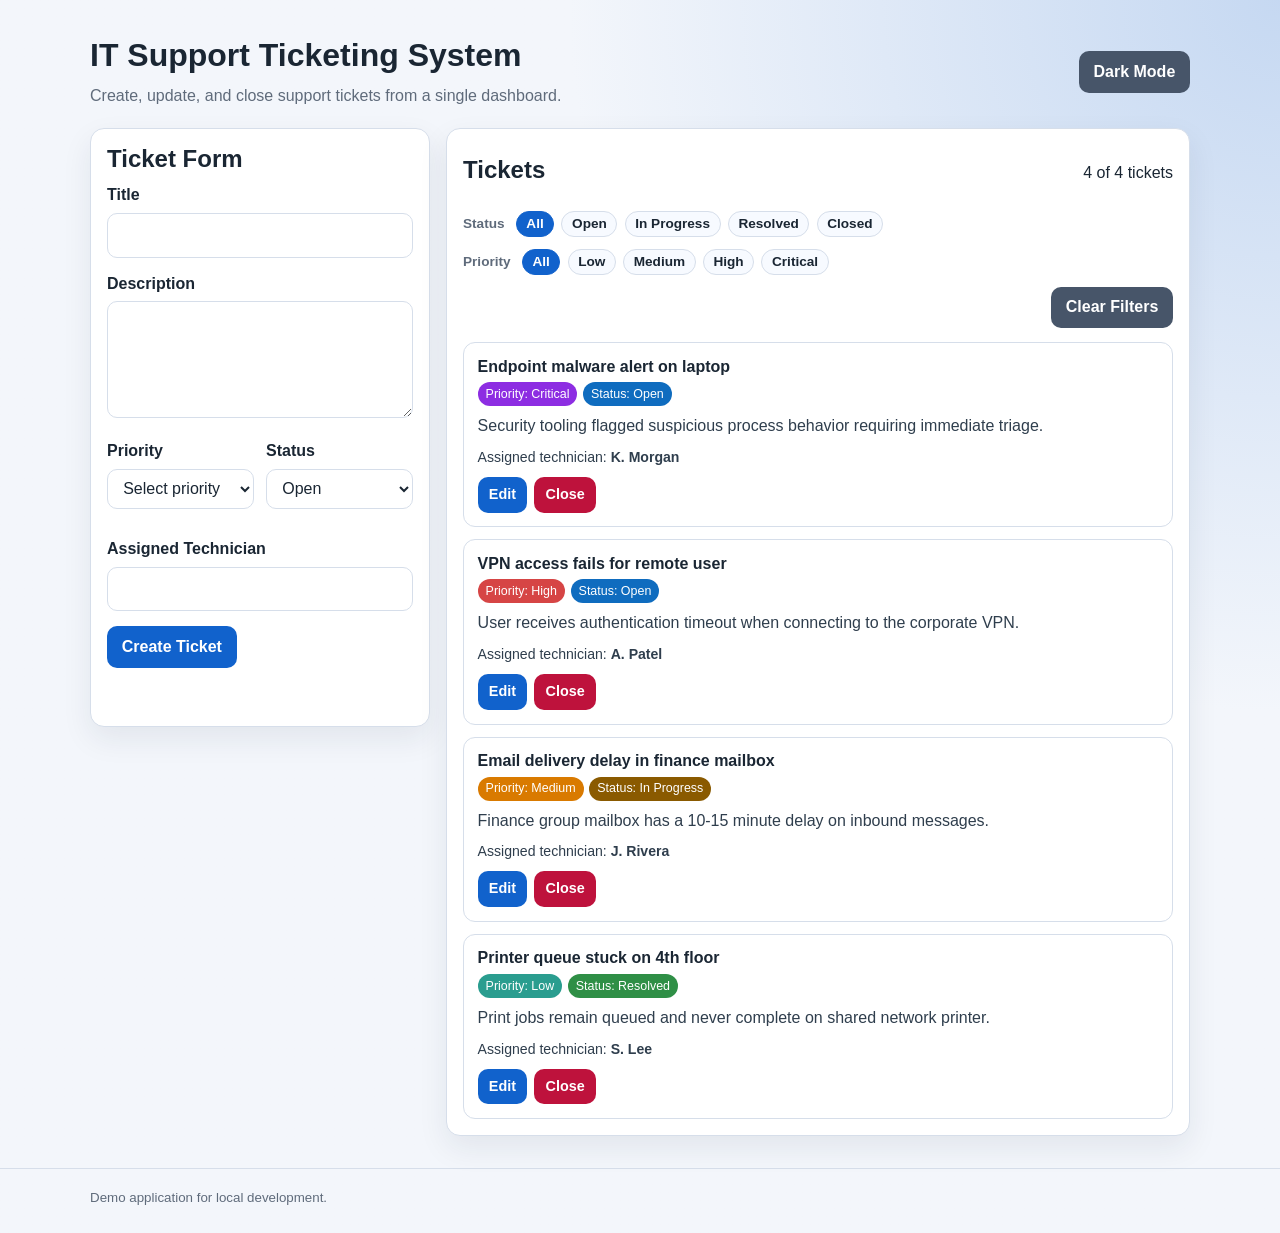
<file: app/index.html>
<!doctype html>
<html lang="en">
  <head>
    <meta charset="UTF-8" />
    <meta name="viewport" content="width=device-width, initial-scale=1.0" />
    <title>IT Support Ticketing System</title>
    <link rel="stylesheet" href="styles.css" />
  </head>
  <body>
    <a class="skip-link" href="#main-content">Skip to main content</a>

    <header class="site-header">
      <div class="container">
        <div class="header-row">
          <div>
            <h1>IT Support Ticketing System</h1>
            <p class="subtitle">Create, update, and close support tickets from a single dashboard.</p>
          </div>
          <button id="theme-toggle" class="secondary" type="button" aria-pressed="false">Dark Mode</button>
        </div>
      </div>
    </header>

    <main id="main-content" class="container layout" aria-label="Ticket management interface">
      <section class="panel" aria-labelledby="ticket-form-heading">
        <h2 id="ticket-form-heading">Ticket Form</h2>
        <form id="ticket-form" novalidate>
          <input type="hidden" id="ticket-id" />

          <div class="field">
            <label for="title">Title</label>
            <input id="title" name="title" type="text" maxlength="120" required />
          </div>

          <div class="field">
            <label for="description">Description</label>
            <textarea id="description" name="description" rows="4" maxlength="800" required></textarea>
          </div>

          <div class="field-row">
            <div class="field">
              <label for="priority">Priority</label>
              <select id="priority" name="priority" required>
                <option value="">Select priority</option>
                <option value="Low">Low</option>
                <option value="Medium">Medium</option>
                <option value="High">High</option>
                <option value="Critical">Critical</option>
              </select>
            </div>

            <div class="field">
              <label for="status">Status</label>
              <select id="status" name="status" required>
                <option value="Open">Open</option>
                <option value="In Progress">In Progress</option>
                <option value="Resolved">Resolved</option>
                <option value="Closed">Closed</option>
              </select>
            </div>
          </div>

          <div class="field">
            <label for="technician">Assigned Technician</label>
            <input id="technician" name="technician" type="text" maxlength="80" required />
          </div>

          <div class="actions">
            <button id="save-btn" type="submit">Create Ticket</button>
            <button id="cancel-btn" class="secondary" type="button" hidden>Cancel Edit</button>
          </div>
          <p id="form-note" class="note" aria-live="polite"></p>
        </form>
      </section>

      <section class="panel" aria-labelledby="tickets-heading">
        <div class="tickets-header">
          <h2 id="tickets-heading">Tickets</h2>
          <p id="ticket-count" aria-live="polite"></p>
        </div>

        <div class="filters" aria-label="Ticket filters">
          <div class="filter-group" role="group" aria-label="Filter by status" id="status-filters">
            <span class="filter-label">Status</span>
            <button type="button" class="filter-btn is-active" data-filter-type="status" data-filter-value="All" aria-pressed="true">All</button>
            <button type="button" class="filter-btn" data-filter-type="status" data-filter-value="Open" aria-pressed="false">Open</button>
            <button type="button" class="filter-btn" data-filter-type="status" data-filter-value="In Progress" aria-pressed="false">In Progress</button>
            <button type="button" class="filter-btn" data-filter-type="status" data-filter-value="Resolved" aria-pressed="false">Resolved</button>
            <button type="button" class="filter-btn" data-filter-type="status" data-filter-value="Closed" aria-pressed="false">Closed</button>
          </div>

          <div class="filter-group" role="group" aria-label="Filter by priority" id="priority-filters">
            <span class="filter-label">Priority</span>
            <button type="button" class="filter-btn is-active" data-filter-type="priority" data-filter-value="All" aria-pressed="true">All</button>
            <button type="button" class="filter-btn" data-filter-type="priority" data-filter-value="Low" aria-pressed="false">Low</button>
            <button type="button" class="filter-btn" data-filter-type="priority" data-filter-value="Medium" aria-pressed="false">Medium</button>
            <button type="button" class="filter-btn" data-filter-type="priority" data-filter-value="High" aria-pressed="false">High</button>
            <button type="button" class="filter-btn" data-filter-type="priority" data-filter-value="Critical" aria-pressed="false">Critical</button>
          </div>

          <div class="filter-actions">
            <button id="clear-filters" class="secondary" type="button">Clear Filters</button>
          </div>
        </div>

        <ul id="ticket-list" class="ticket-list" aria-label="List of support tickets"></ul>
        <p id="empty-state" class="empty-state" hidden>No tickets found.</p>
      </section>
    </main>

    <footer class="site-footer">
      <div class="container">
        <small>Demo application for local development.</small>
      </div>
    </footer>

    <script src="script.js"></script>
  </body>
</html>
</file>
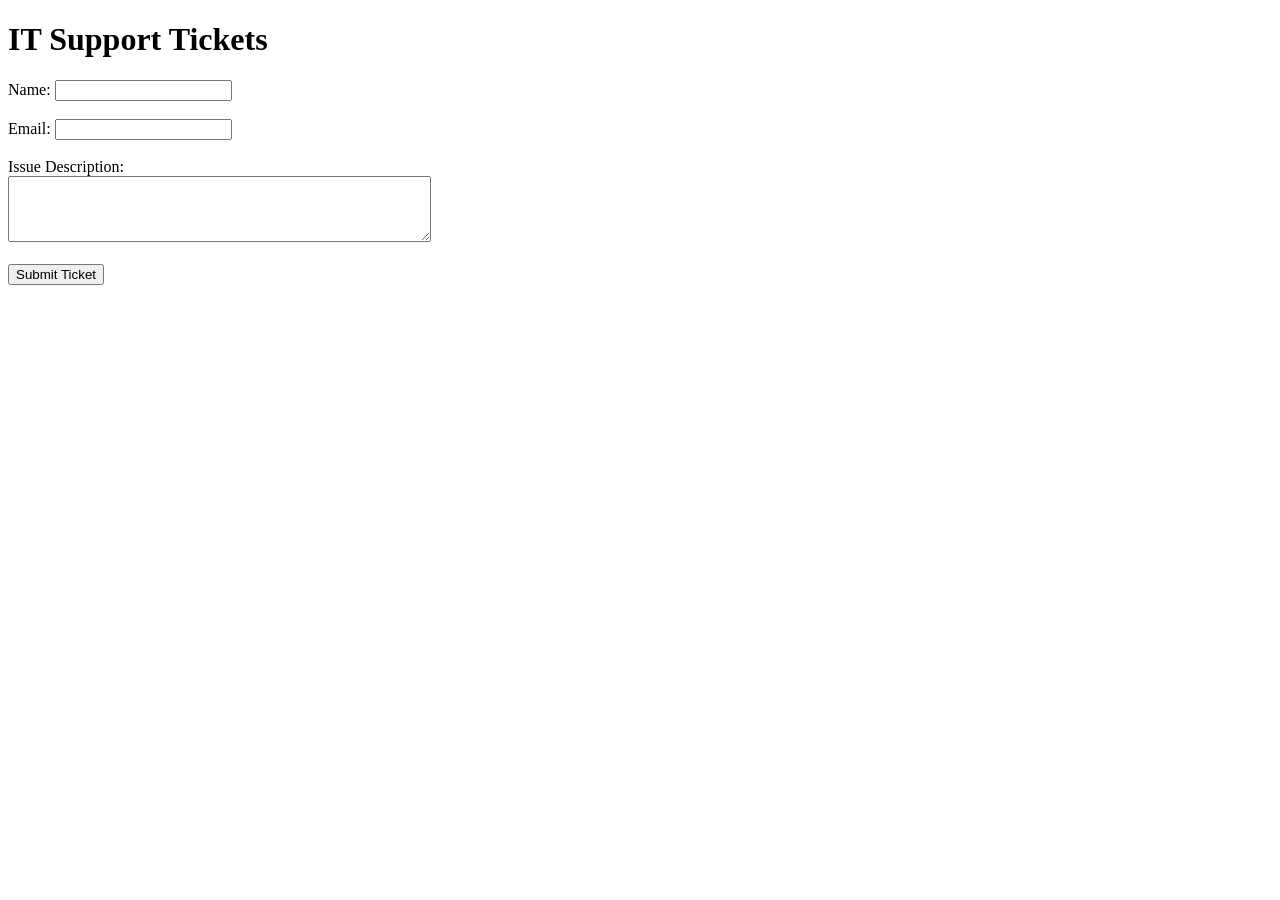
<file: 05-github-copilot/temp/index.html>
<!DOCTYPE html>
<html>
<div class="container">
        <h1>IT Support Tickets</h1>
        <form id="ticket-form">
            <label for="name">Name:</label>
            <input type="text" id="name" name="name" required><br><br>
            <label for="email">Email:</label>
            <input type="email" id="email" name="email" required><br><br>
            <label for="issue">Issue Description:</label><br>
            <textarea id="issue" name="issue" rows="4" cols="50" required></textarea><br><br>
            <input type="submit" value="Submit Ticket">
        </form>
        <div id="response"></div>
    </div>
    <script>
        document.getElementById('ticket-form').addEventListener('submit', function(event) {
            event.preventDefault();
            const name = document.getElementById('name').value;
            const email = document.getElementById('email').value;
            const issue = document.getElementById('issue').value;

            // Here you can add code to send the ticket data to your server or API
            // For demonstration, we'll just display the data in the response div
            const responseDiv = document.getElementById('response');
            responseDiv.innerHTML = `<p>Ticket submitted successfully!</p>
                                     <p><strong>Name:</strong> ${name}</p>
                                     <p><strong>Email:</strong> ${email}</p>
                                     <p><strong>Issue:</strong> ${issue}</p>`;
        });
    </script>
</html>
</file>
<file: app/styles.css>
:root {
  --bg: #f3f6fb;
  --surface: #ffffff;
  --text: #1a2633;
  --text-soft: #2f3e4d;
  --muted: #5f6b7b;
  --primary: #1162cc;
  --primary-strong: #0d4c9f;
  --chip-bg: #f7faff;
  --chip-hover: #eaf2ff;
  --border: #d6deea;
  --shadow: 0 12px 30px rgba(21, 39, 61, 0.08);
  --low: #2a9d8f;
  --medium: #d97a00;
  --high: #d64545;
  --critical: #8d2de2;
  --open: #0f6cbf;
  --inprogress: #8a5a00;
  --resolved: #2f8f46;
  --closed: #6b7280;
}

body[data-theme='dark'] {
  --bg: #0f172a;
  --surface: #111b2f;
  --text: #e7edf8;
  --text-soft: #d1d9e8;
  --muted: #9fb0ca;
  --primary: #63a4ff;
  --primary-strong: #4d93f0;
  --chip-bg: #15243d;
  --chip-hover: #1b3257;
  --border: #2a3e62;
  --shadow: 0 14px 30px rgba(0, 0, 0, 0.3);
}

* {
  box-sizing: border-box;
}

body {
  margin: 0;
  font-family: "Segoe UI", "Helvetica Neue", Helvetica, sans-serif;
  color: var(--text);
  background: radial-gradient(circle at top right, color-mix(in srgb, var(--primary) 20%, var(--bg)), var(--bg) 40%), var(--bg);
  line-height: 1.5;
}

.container {
  width: min(1100px, 92vw);
  margin: 0 auto;
}

.skip-link {
  position: absolute;
  left: -9999px;
  top: 0;
  background: #000;
  color: #fff;
  padding: 0.5rem 0.75rem;
  z-index: 999;
}

.skip-link:focus {
  left: 0.5rem;
  top: 0.5rem;
}

.site-header {
  padding: 2.25rem 0 1.25rem;
}

.header-row {
  display: flex;
  justify-content: space-between;
  align-items: center;
  gap: 1rem;
}

h1,
h2,
h3 {
  line-height: 1.2;
  margin: 0 0 0.6rem;
}

.subtitle {
  margin: 0;
  color: var(--muted);
}

.layout {
  display: grid;
  grid-template-columns: 340px 1fr;
  gap: 1rem;
  align-items: start;
  padding-bottom: 2rem;
}

.panel {
  background: var(--surface);
  border: 1px solid var(--border);
  border-radius: 14px;
  box-shadow: var(--shadow);
  padding: 1rem;
}

.field,
.field-row {
  margin-bottom: 0.9rem;
}

.field-row {
  display: grid;
  grid-template-columns: 1fr 1fr;
  gap: 0.75rem;
}

label {
  display: inline-block;
  margin-bottom: 0.35rem;
  font-weight: 600;
}

input,
textarea,
select,
button {
  font: inherit;
}

input,
textarea,
select {
  width: 100%;
  border: 1px solid var(--border);
  border-radius: 10px;
  padding: 0.58rem 0.7rem;
  background: var(--surface);
  color: var(--text);
}

input:focus,
textarea:focus,
select:focus,
button:focus-visible {
  outline: 3px solid rgba(17, 98, 204, 0.25);
  outline-offset: 2px;
}

.actions {
  display: flex;
  gap: 0.6rem;
  flex-wrap: wrap;
}

button {
  border: 0;
  border-radius: 10px;
  padding: 0.56rem 0.92rem;
  cursor: pointer;
  font-weight: 600;
  background: var(--primary);
  color: #fff;
  transition: transform 0.1s ease, background 0.2s ease;
}

button:hover {
  background: var(--primary-strong);
}

button:active {
  transform: translateY(1px);
}

button.secondary {
  background: #475569;
}

button.danger {
  background: #be123c;
}

button.danger:hover {
  background: #9f1239;
}

.note {
  min-height: 1.2rem;
  margin-top: 0.45rem;
  color: var(--muted);
}

.tickets-header {
  display: flex;
  justify-content: space-between;
  align-items: baseline;
  gap: 1rem;
  margin-bottom: 0.6rem;
}

.filters {
  display: grid;
  gap: 0.7rem;
  margin-bottom: 0.85rem;
}

.filter-group {
  display: flex;
  flex-wrap: wrap;
  gap: 0.45rem;
  align-items: center;
}

.filter-label {
  font-size: 0.85rem;
  color: var(--muted);
  font-weight: 700;
  margin-right: 0.25rem;
}

.filter-btn {
  border: 1px solid var(--border);
  background: var(--chip-bg);
  color: var(--text);
  padding: 0.35rem 0.6rem;
  border-radius: 999px;
  font-size: 0.85rem;
  line-height: 1;
  font-weight: 600;
}

.filter-btn:hover {
  background: var(--chip-hover);
}

.filter-btn.is-active {
  background: var(--primary);
  border-color: var(--primary);
  color: #fff;
}

.filter-actions {
  display: flex;
  justify-content: flex-end;
}

.ticket-list {
  margin: 0;
  padding: 0;
  list-style: none;
  display: grid;
  gap: 0.75rem;
}

.ticket {
  border: 1px solid var(--border);
  border-radius: 12px;
  padding: 0.85rem;
  background: #ffffff;
}

.ticket-top {
  display: flex;
  justify-content: space-between;
  gap: 0.75rem;
  align-items: flex-start;
}

.ticket h3 {
  font-size: 1rem;
  margin-bottom: 0.4rem;
}

.ticket p {
  margin: 0.3rem 0 0.55rem;
  color: var(--text-soft);
}

.badges {
  display: flex;
  flex-wrap: wrap;
  gap: 0.35rem;
  margin-bottom: 0.5rem;
}

.badge {
  font-size: 0.78rem;
  border-radius: 999px;
  padding: 0.16rem 0.5rem;
  color: #fff;
}

.priority-low {
  background: var(--low);
}

.priority-medium {
  background: var(--medium);
}

.priority-high {
  background: var(--high);
}

.priority-critical {
  background: var(--critical);
}

.status-open {
  background: var(--open);
}

.status-in-progress {
  background: var(--inprogress);
}

.status-resolved {
  background: var(--resolved);
}

.status-closed {
  background: var(--closed);
}

.meta {
  color: var(--muted);
  font-size: 0.88rem;
}

.ticket-actions {
  display: flex;
  flex-wrap: wrap;
  gap: 0.45rem;
}

.ticket-actions button {
  padding: 0.45rem 0.7rem;
  font-size: 0.9rem;
}

.empty-state {
  margin: 1rem 0 0;
  color: var(--muted);
}

.site-footer {
  border-top: 1px solid var(--border);
  padding: 1rem 0 1.5rem;
  color: var(--muted);
}

@media (max-width: 900px) {
  .layout {
    grid-template-columns: 1fr;
  }

  .header-row {
    flex-direction: column;
    align-items: flex-start;
  }

  .tickets-header {
    flex-direction: column;
    align-items: flex-start;
  }

  .filter-group {
    gap: 0.35rem;
  }
}

@media (max-width: 600px) {
  .field-row {
    grid-template-columns: 1fr;
  }
}
</file>
